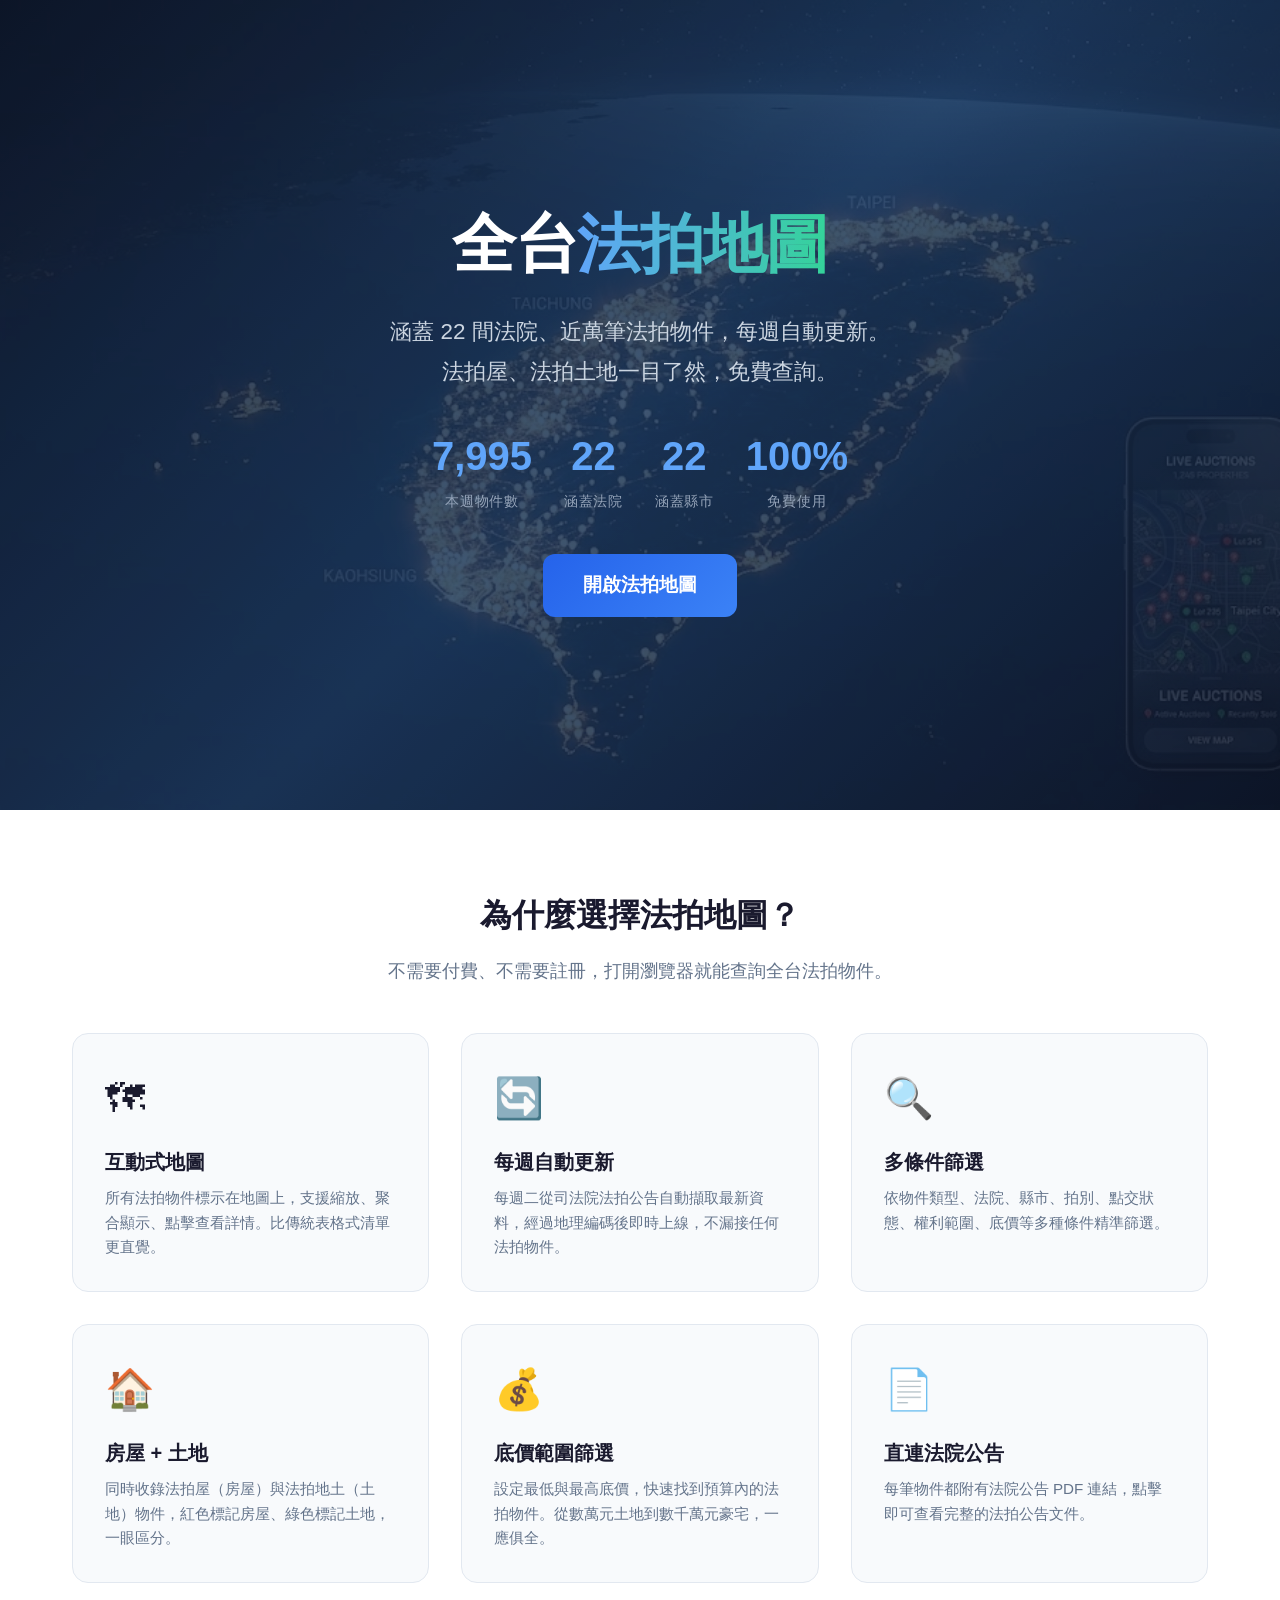
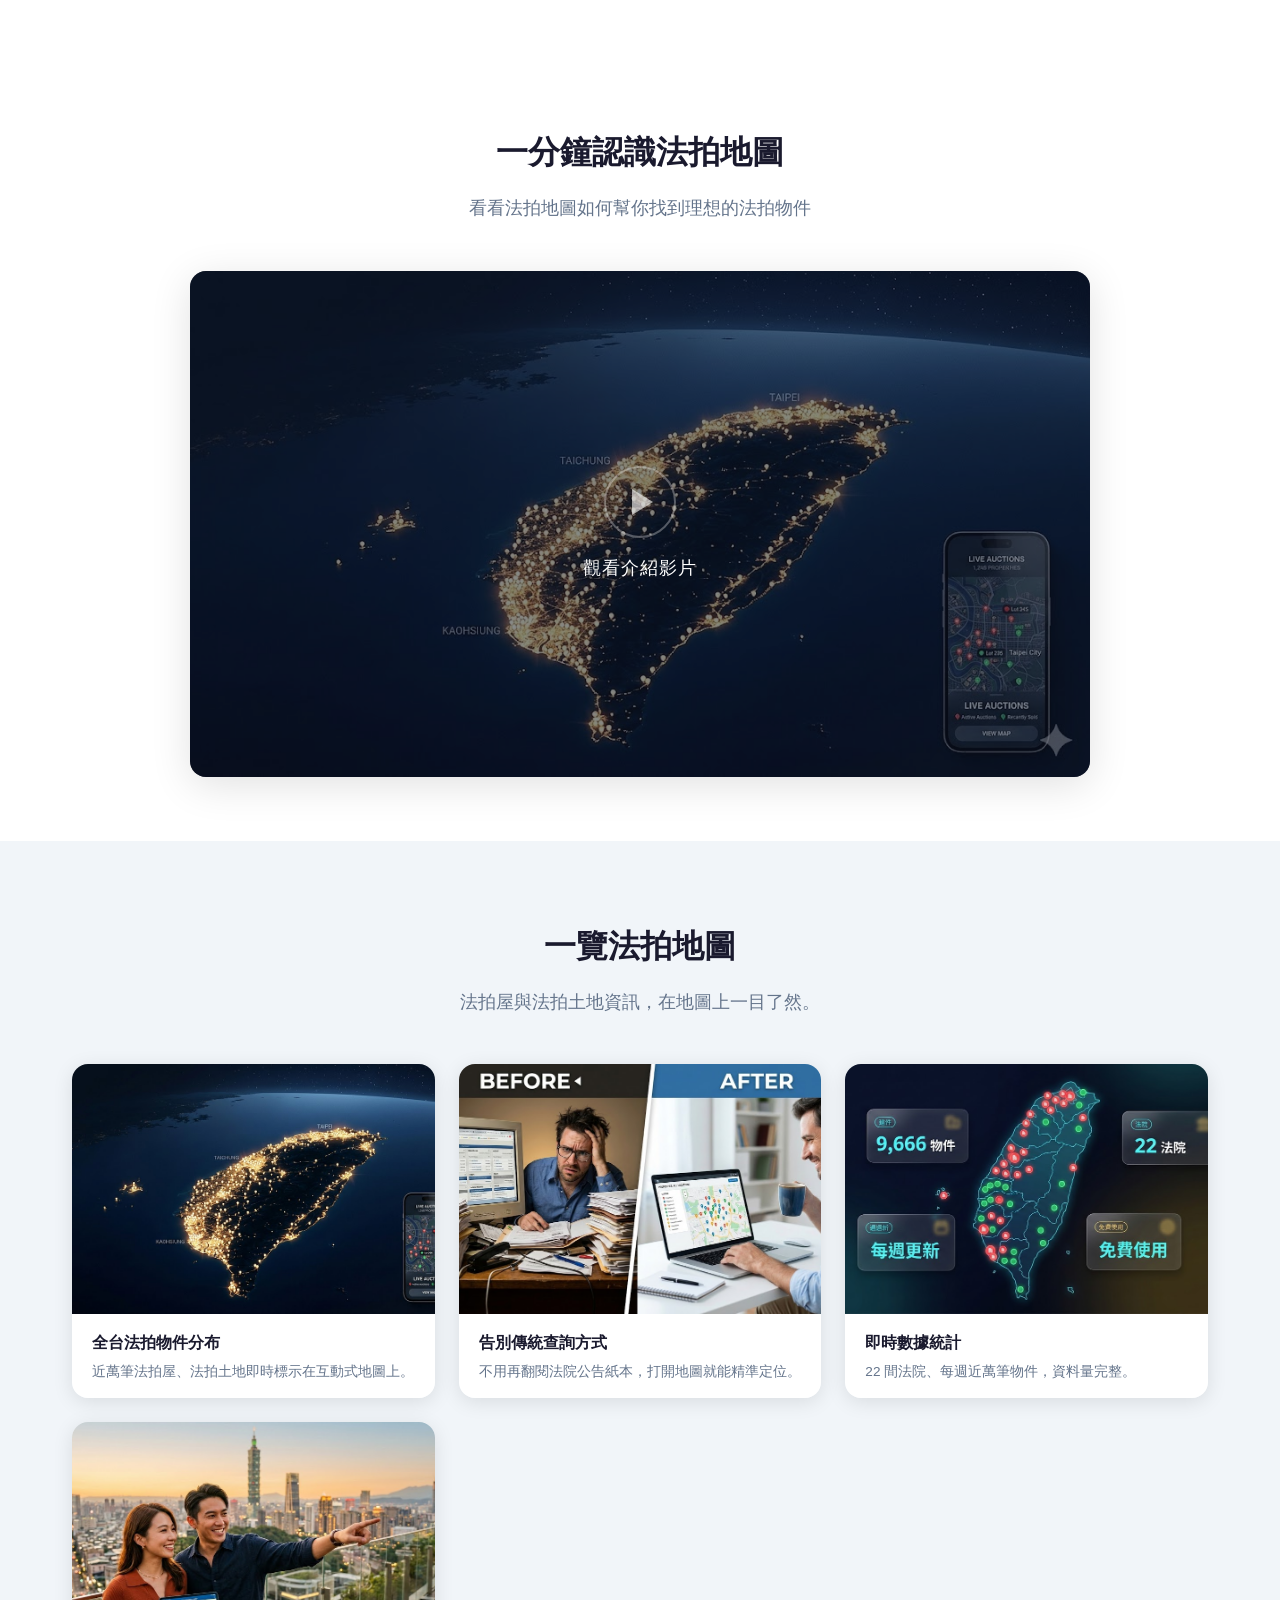
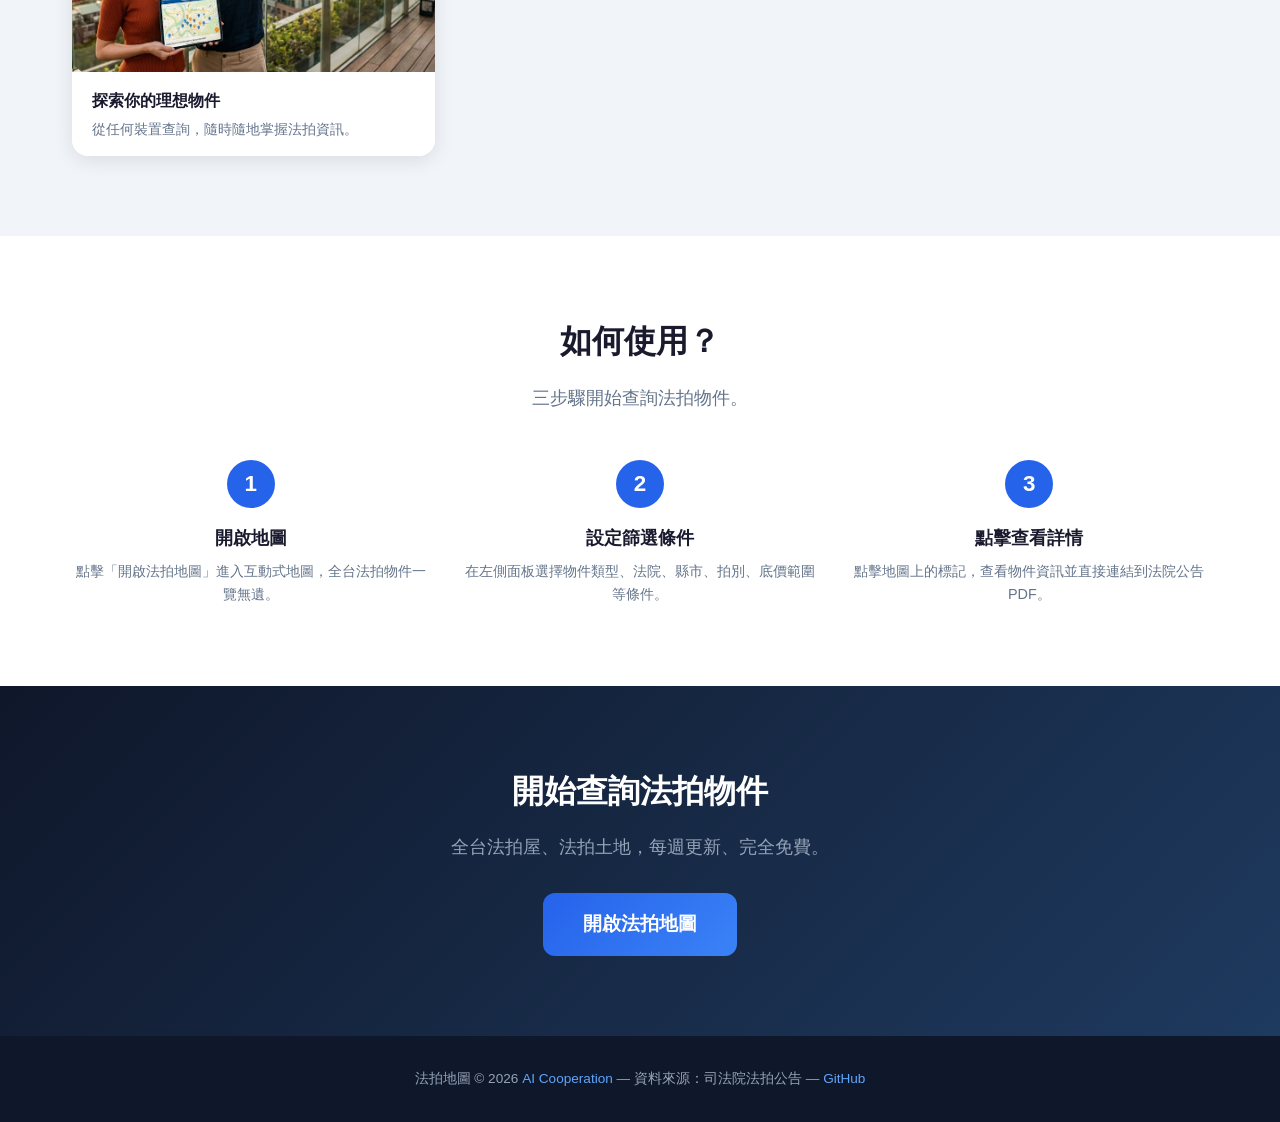
<file: index.html>
<!DOCTYPE html>
<html lang="zh-TW">
<head>
    <meta charset="utf-8">
    <meta name="viewport" content="width=device-width, initial-scale=1.0">
    <title>法拍地圖 — 全台法拍物件即時地圖查詢</title>
    <meta name="description" content="免費查詢全台 22 間法院法拍屋、法拍土地、法拍物件。每週自動更新，地圖標示座標，支援篩選法院、縣市、拍別、底價範圍。">
    <meta name="keywords" content="法拍地圖,法拍屋,法拍物件,法拍土地,法拍查詢,法拍房屋,法拍資訊,法院拍賣,不動產拍賣,法拍地土,台灣法拍">
    <meta name="author" content="AI Cooperation">
    <meta name="robots" content="index, follow">
    <link rel="canonical" href="https://ai-cooperation.github.io/foreclosure-map/">

    <!-- Open Graph -->
    <meta property="og:title" content="法拍地圖 — 全台法拍物件即時地圖查詢">
    <meta property="og:description" content="免費查詢全台 22 間法院法拍屋、法拍土地、法拍物件。每週自動更新，支援多條件篩選。">
    <meta property="og:type" content="website">
    <meta property="og:url" content="https://ai-cooperation.github.io/foreclosure-map/">
    <meta property="og:image" content="https://ai-cooperation.github.io/foreclosure-map/images/foreclosure_1_hero_map.jpg">
    <meta property="og:locale" content="zh_TW">
    <meta property="og:site_name" content="法拍地圖">

    <!-- Twitter Card -->
    <meta name="twitter:card" content="summary_large_image">
    <meta name="twitter:title" content="法拍地圖 — 全台法拍物件即時地圖查詢">
    <meta name="twitter:description" content="免費查詢全台法拍屋、法拍土地，地圖即時標示，每週更新。">
    <meta name="twitter:image" content="https://ai-cooperation.github.io/foreclosure-map/images/foreclosure_1_hero_map.jpg">

    <!-- JSON-LD Structured Data -->
    <script type="application/ld+json">
    {
        "@context": "https://schema.org",
        "@type": "WebApplication",
        "name": "法拍地圖",
        "alternateName": ["法拍物件地圖", "台灣法拍地圖", "法拍屋地圖"],
        "description": "全台 22 間法院法拍屋、法拍土地即時地圖查詢。每週自動更新，免費使用，支援篩選法院、縣市、拍別、底價範圍。",
        "url": "https://ai-cooperation.github.io/foreclosure-map/",
        "applicationCategory": "RealEstateApplication",
        "operatingSystem": "Web",
        "offers": {
            "@type": "Offer",
            "price": "0",
            "priceCurrency": "TWD"
        },
        "author": {
            "@type": "Organization",
            "name": "AI Cooperation"
        },
        "about": {
            "@type": "Thing",
            "name": "台灣法院拍賣不動產",
            "description": "台灣各地方法院法拍屋、法拍土地物件資訊，包含房屋與土地的拍賣公告、底價、座標位置"
        },
        "keywords": "法拍地圖,法拍屋,法拍物件,法拍土地,法拍查詢,法拍地土,法院拍賣,不動產拍賣"
    }
    </script>

    <!-- FAQ Structured Data for AI -->
    <script type="application/ld+json">
    {
        "@context": "https://schema.org",
        "@type": "FAQPage",
        "mainEntity": [
            {
                "@type": "Question",
                "name": "法拍地圖是什麼？",
                "acceptedAnswer": {
                    "@type": "Answer",
                    "text": "法拍地圖是一個免費的線上工具，將全台 22 間法院的法拍屋、法拍土地物件標示在互動式地圖上，讓使用者可以直覺地查看法拍物件的地理位置、底價、拍別等資訊。"
                }
            },
            {
                "@type": "Question",
                "name": "法拍地圖的資料多久更新一次？",
                "acceptedAnswer": {
                    "@type": "Answer",
                    "text": "每週二自動更新。系統會自動從司法院法拍公告網站擷取最新資料，經過地理編碼後標示在地圖上。"
                }
            },
            {
                "@type": "Question",
                "name": "法拍地圖涵蓋哪些法院？",
                "acceptedAnswer": {
                    "@type": "Answer",
                    "text": "涵蓋全台 22 間地方法院，包含台北、新北、桃園、台中、台南、高雄等所有地方法院的法拍物件。"
                }
            },
            {
                "@type": "Question",
                "name": "如何在法拍地圖上搜尋法拍屋？",
                "acceptedAnswer": {
                    "@type": "Answer",
                    "text": "進入法拍地圖後，可透過左側篩選面板，依物件類型（房屋/土地）、法院、縣市、拍別（1拍~5拍以上）、點交狀態、權利範圍、底價範圍等條件進行篩選。"
                }
            },
            {
                "@type": "Question",
                "name": "法拍地圖收費嗎？",
                "acceptedAnswer": {
                    "@type": "Answer",
                    "text": "完全免費。法拍地圖是開源專案，所有功能均可免費使用，不需註冊、不需付費。"
                }
            }
        ]
    }
    </script>

    <style>
        * { margin: 0; padding: 0; box-sizing: border-box; }
        body {
            font-family: -apple-system, BlinkMacSystemFont, "Segoe UI", Roboto, "Noto Sans TC", sans-serif;
            color: #1a1a2e;
            background: #ffffff;
            line-height: 1.6;
        }
        a { color: #2563eb; text-decoration: none; }
        a:hover { text-decoration: underline; }

        /* Hero */
        .hero {
            position: relative;
            min-height: 90vh;
            display: flex;
            align-items: center;
            justify-content: center;
            background: linear-gradient(135deg, #0f172a 0%, #1e3a5f 50%, #0f172a 100%);
            overflow: hidden;
            padding: 2rem;
        }
        .hero::before {
            content: '';
            position: absolute;
            inset: 0;
            background: url('images/foreclosure_1_hero_map.jpg') center/cover no-repeat;
            opacity: 0.15;
        }
        .hero-content {
            position: relative;
            z-index: 1;
            text-align: center;
            max-width: 800px;
        }
        .hero h1 {
            font-size: clamp(2.5rem, 6vw, 4rem);
            color: #ffffff;
            margin-bottom: 1rem;
            font-weight: 800;
            letter-spacing: -0.02em;
        }
        .hero h1 span {
            background: linear-gradient(90deg, #60a5fa, #34d399);
            -webkit-background-clip: text;
            -webkit-text-fill-color: transparent;
        }
        .hero p {
            font-size: clamp(1.1rem, 2.5vw, 1.4rem);
            color: #cbd5e1;
            margin-bottom: 2rem;
            line-height: 1.8;
        }
        .hero-stats {
            display: flex;
            gap: 2rem;
            justify-content: center;
            flex-wrap: wrap;
            margin-bottom: 2.5rem;
        }
        .stat-item {
            text-align: center;
        }
        .stat-number {
            font-size: 2.5rem;
            font-weight: 800;
            color: #60a5fa;
            display: block;
        }
        .stat-label {
            font-size: 0.9rem;
            color: #94a3b8;
            text-transform: uppercase;
            letter-spacing: 0.05em;
        }
        .cta-btn {
            display: inline-block;
            padding: 1rem 2.5rem;
            background: linear-gradient(135deg, #2563eb, #3b82f6);
            color: #fff;
            font-size: 1.2rem;
            font-weight: 700;
            border-radius: 12px;
            transition: transform 0.2s, box-shadow 0.2s;
            text-decoration: none;
        }
        .cta-btn:hover {
            transform: translateY(-2px);
            box-shadow: 0 8px 30px rgba(37,99,235,0.4);
            text-decoration: none;
        }

        /* Sections */
        section {
            padding: 5rem 2rem;
            max-width: 1200px;
            margin: 0 auto;
        }
        .section-title {
            font-size: 2rem;
            font-weight: 700;
            text-align: center;
            margin-bottom: 1rem;
        }
        .section-subtitle {
            text-align: center;
            color: #64748b;
            font-size: 1.1rem;
            margin-bottom: 3rem;
            max-width: 600px;
            margin-left: auto;
            margin-right: auto;
        }

        /* Features */
        .features-grid {
            display: grid;
            grid-template-columns: repeat(auto-fit, minmax(280px, 1fr));
            gap: 2rem;
        }
        .feature-card {
            background: #f8fafc;
            border: 1px solid #e2e8f0;
            border-radius: 16px;
            padding: 2rem;
            transition: transform 0.2s, box-shadow 0.2s;
        }
        .feature-card:hover {
            transform: translateY(-4px);
            box-shadow: 0 12px 40px rgba(0,0,0,0.08);
        }
        .feature-icon {
            font-size: 2.5rem;
            margin-bottom: 1rem;
        }
        .feature-card h3 {
            font-size: 1.25rem;
            margin-bottom: 0.5rem;
        }
        .feature-card p {
            color: #64748b;
            font-size: 0.95rem;
        }

        /* Video */
        .video-section {
            padding: 4rem 2rem;
            background: #ffffff;
            text-align: center;
        }
        .video-wrapper {
            max-width: 900px;
            margin: 0 auto;
            border-radius: 16px;
            overflow: hidden;
            box-shadow: 0 8px 40px rgba(0,0,0,0.12);
            position: relative;
            cursor: pointer;
            aspect-ratio: 16/9;
        }
        .video-wrapper video {
            width: 100%;
            height: 100%;
            object-fit: cover;
        }
        .video-overlay {
            position: absolute;
            inset: 0;
            background: rgba(15,23,42,0.5);
            display: flex;
            flex-direction: column;
            align-items: center;
            justify-content: center;
            gap: 1rem;
            transition: opacity 0.4s;
        }
        .video-wrapper.playing .video-overlay {
            opacity: 0;
            pointer-events: none;
        }
        .play-btn {
            width: 72px;
            height: 72px;
            border-radius: 50%;
            border: 2px solid rgba(255,255,255,0.3);
            display: flex;
            align-items: center;
            justify-content: center;
            transition: all 0.3s;
        }
        .video-wrapper:hover .play-btn {
            border-color: rgba(255,255,255,0.5);
            transform: scale(1.05);
        }
        .play-btn::after {
            content: '';
            width: 0; height: 0;
            border-style: solid;
            border-width: 13px 0 13px 21px;
            border-color: transparent transparent transparent rgba(255,255,255,0.6);
            margin-left: 4px;
        }
        .video-label {
            color: #fff;
            font-size: 1.1rem;
            font-weight: 500;
            letter-spacing: 1px;
        }

        /* Gallery */
        .gallery {
            background: #f1f5f9;
        }
        .gallery-inner {
            max-width: 1200px;
            margin: 0 auto;
            padding: 5rem 2rem;
        }
        .gallery-grid {
            display: grid;
            grid-template-columns: repeat(auto-fit, minmax(280px, 1fr));
            gap: 1.5rem;
        }
        .gallery-item {
            border-radius: 16px;
            overflow: hidden;
            box-shadow: 0 4px 20px rgba(0,0,0,0.1);
            transition: transform 0.2s;
        }
        .gallery-item:hover {
            transform: scale(1.02);
        }
        .gallery-item img {
            width: 100%;
            height: 250px;
            object-fit: cover;
            display: block;
        }
        .gallery-item .caption {
            padding: 1rem 1.25rem;
            background: #fff;
        }
        .gallery-item .caption h4 {
            font-size: 1rem;
            margin-bottom: 0.3rem;
        }
        .gallery-item .caption p {
            font-size: 0.85rem;
            color: #64748b;
        }

        /* How it works */
        .steps {
            display: grid;
            grid-template-columns: repeat(auto-fit, minmax(220px, 1fr));
            gap: 2rem;
            counter-reset: step;
        }
        .step {
            text-align: center;
            position: relative;
        }
        .step::before {
            counter-increment: step;
            content: counter(step);
            display: inline-flex;
            align-items: center;
            justify-content: center;
            width: 3rem;
            height: 3rem;
            background: #2563eb;
            color: #fff;
            font-size: 1.4rem;
            font-weight: 700;
            border-radius: 50%;
            margin-bottom: 1rem;
        }
        .step h3 {
            font-size: 1.1rem;
            margin-bottom: 0.5rem;
        }
        .step p {
            color: #64748b;
            font-size: 0.9rem;
        }

        /* CTA bottom */
        .cta-section {
            text-align: center;
            padding: 5rem 2rem;
            background: linear-gradient(135deg, #0f172a, #1e3a5f);
            color: #fff;
        }
        .cta-section h2 {
            font-size: 2rem;
            margin-bottom: 1rem;
        }
        .cta-section p {
            color: #94a3b8;
            margin-bottom: 2rem;
            font-size: 1.1rem;
        }

        /* Footer */
        footer {
            text-align: center;
            padding: 2rem;
            color: #94a3b8;
            font-size: 0.85rem;
            background: #0f172a;
        }
        footer a { color: #60a5fa; }

        /* Mobile */
        @media (max-width: 768px) {
            .hero { min-height: 80vh; }
            .hero-stats { gap: 1.5rem; }
            .stat-number { font-size: 2rem; }
        }
    </style>

    <!-- Google tag (gtag.js) -->
    <script async src="https://www.googletagmanager.com/gtag/js?id=G-975S6707DM"></script>
    <script>
      window.dataLayer = window.dataLayer || [];
      function gtag(){dataLayer.push(arguments);}
      gtag('js', new Date());
      gtag('config', 'G-975S6707DM');
    </script>
</head>
<body>

<!-- Hero Section -->
<header class="hero">
    <div class="hero-content">
        <h1>全台<span>法拍地圖</span></h1>
        <p>涵蓋 22 間法院、近萬筆法拍物件，每週自動更新。<br>法拍屋、法拍土地一目了然，免費查詢。</p>
        <div class="hero-stats">
            <div class="stat-item">
                <span class="stat-number">7,995</span>
                <span class="stat-label">本週物件數</span>
            </div>
            <div class="stat-item">
                <span class="stat-number">22</span>
                <span class="stat-label">涵蓋法院</span>
            </div>
            <div class="stat-item">
                <span class="stat-number">22</span>
                <span class="stat-label">涵蓋縣市</span>
            </div>
            <div class="stat-item">
                <span class="stat-number">100%</span>
                <span class="stat-label">免費使用</span>
            </div>
        </div>
        <a href="map.html" class="cta-btn">開啟法拍地圖</a>
    </div>
</header>

<!-- Features -->
<section>
    <h2 class="section-title">為什麼選擇法拍地圖？</h2>
    <p class="section-subtitle">不需要付費、不需要註冊，打開瀏覽器就能查詢全台法拍物件。</p>
    <div class="features-grid">
        <div class="feature-card">
            <div class="feature-icon">&#x1F5FA;</div>
            <h3>互動式地圖</h3>
            <p>所有法拍物件標示在地圖上，支援縮放、聚合顯示、點擊查看詳情。比傳統表格式清單更直覺。</p>
        </div>
        <div class="feature-card">
            <div class="feature-icon">&#x1F504;</div>
            <h3>每週自動更新</h3>
            <p>每週二從司法院法拍公告自動擷取最新資料，經過地理編碼後即時上線，不漏接任何法拍物件。</p>
        </div>
        <div class="feature-card">
            <div class="feature-icon">&#x1F50D;</div>
            <h3>多條件篩選</h3>
            <p>依物件類型、法院、縣市、拍別、點交狀態、權利範圍、底價等多種條件精準篩選。</p>
        </div>
        <div class="feature-card">
            <div class="feature-icon">&#x1F3E0;</div>
            <h3>房屋 + 土地</h3>
            <p>同時收錄法拍屋（房屋）與法拍地土（土地）物件，紅色標記房屋、綠色標記土地，一眼區分。</p>
        </div>
        <div class="feature-card">
            <div class="feature-icon">&#x1F4B0;</div>
            <h3>底價範圍篩選</h3>
            <p>設定最低與最高底價，快速找到預算內的法拍物件。從數萬元土地到數千萬元豪宅，一應俱全。</p>
        </div>
        <div class="feature-card">
            <div class="feature-icon">&#x1F4C4;</div>
            <h3>直連法院公告</h3>
            <p>每筆物件都附有法院公告 PDF 連結，點擊即可查看完整的法拍公告文件。</p>
        </div>
    </div>
</section>

<!-- Promo Video -->
<div class="video-section">
    <h2 class="section-title">一分鐘認識法拍地圖</h2>
    <p class="section-subtitle">看看法拍地圖如何幫你找到理想的法拍物件</p>
    <div class="video-wrapper" id="promo-video" onclick="togglePromo()">
        <video poster="images/foreclosure_1_hero_map.jpg" preload="metadata" playsinline muted>
            <source src="videos/promo-preview.mp4" type="video/mp4">
        </video>
        <div class="video-overlay" id="promo-overlay">
            <div class="play-btn"></div>
            <div class="video-label">觀看介紹影片</div>
        </div>
    </div>
</div>

<!-- Gallery -->
<div class="gallery">
    <div class="gallery-inner">
        <h2 class="section-title">一覽法拍地圖</h2>
        <p class="section-subtitle">法拍屋與法拍土地資訊，在地圖上一目了然。</p>
        <div class="gallery-grid">
            <div class="gallery-item">
                <img src="images/foreclosure_1_hero_map.jpg" alt="法拍地圖全台鳥瞰 — 顯示全台法拍物件分布" loading="lazy">
                <div class="caption">
                    <h4>全台法拍物件分布</h4>
                    <p>近萬筆法拍屋、法拍土地即時標示在互動式地圖上。</p>
                </div>
            </div>
            <div class="gallery-item">
                <img src="images/foreclosure_2_before_after.jpg" alt="法拍查詢效率對比 — 從翻閱紙本到一鍵查詢" loading="lazy">
                <div class="caption">
                    <h4>告別傳統查詢方式</h4>
                    <p>不用再翻閱法院公告紙本，打開地圖就能精準定位。</p>
                </div>
            </div>
            <div class="gallery-item">
                <img src="images/foreclosure_3_data_viz.jpg" alt="法拍物件數據統計 — 22法院、近萬筆物件" loading="lazy">
                <div class="caption">
                    <h4>即時數據統計</h4>
                    <p>22 間法院、每週近萬筆物件，資料量完整。</p>
                </div>
            </div>
            <div class="gallery-item">
                <img src="images/foreclosure_4_lifestyle.jpg" alt="用法拍地圖規劃未來 — 在地圖上探索理想物件" loading="lazy">
                <div class="caption">
                    <h4>探索你的理想物件</h4>
                    <p>從任何裝置查詢，隨時隨地掌握法拍資訊。</p>
                </div>
            </div>
        </div>
    </div>
</div>

<!-- How it works -->
<section>
    <h2 class="section-title">如何使用？</h2>
    <p class="section-subtitle">三步驟開始查詢法拍物件。</p>
    <div class="steps">
        <div class="step">
            <h3>開啟地圖</h3>
            <p>點擊「開啟法拍地圖」進入互動式地圖，全台法拍物件一覽無遺。</p>
        </div>
        <div class="step">
            <h3>設定篩選條件</h3>
            <p>在左側面板選擇物件類型、法院、縣市、拍別、底價範圍等條件。</p>
        </div>
        <div class="step">
            <h3>點擊查看詳情</h3>
            <p>點擊地圖上的標記，查看物件資訊並直接連結到法院公告 PDF。</p>
        </div>
    </div>
</section>

<!-- CTA -->
<div class="cta-section">
    <h2>開始查詢法拍物件</h2>
    <p>全台法拍屋、法拍土地，每週更新、完全免費。</p>
    <a href="map.html" class="cta-btn">開啟法拍地圖</a>
</div>

<!-- Footer -->
<footer>
    <p>法拍地圖 &copy; 2026 <a href="https://github.com/ai-cooperation">AI Cooperation</a> &mdash; 資料來源：司法院法拍公告 &mdash; <a href="https://github.com/ai-cooperation/foreclosure-map">GitHub</a></p>
</footer>

<script>
function togglePromo(){
  var wrap=document.getElementById('promo-video');
  var vid=wrap.querySelector('video');
  if(vid.paused){
    vid.muted=false;vid.play();wrap.classList.add('playing');
  }else{
    vid.pause();wrap.classList.remove('playing');
  }
}
document.querySelector('#promo-video video').addEventListener('ended',function(){
  document.getElementById('promo-video').classList.remove('playing');
});
document.querySelector('#promo-video video').addEventListener('click',function(){
  this.pause();document.getElementById('promo-video').classList.remove('playing');
});
</script>
</body>
</html>
</file>
